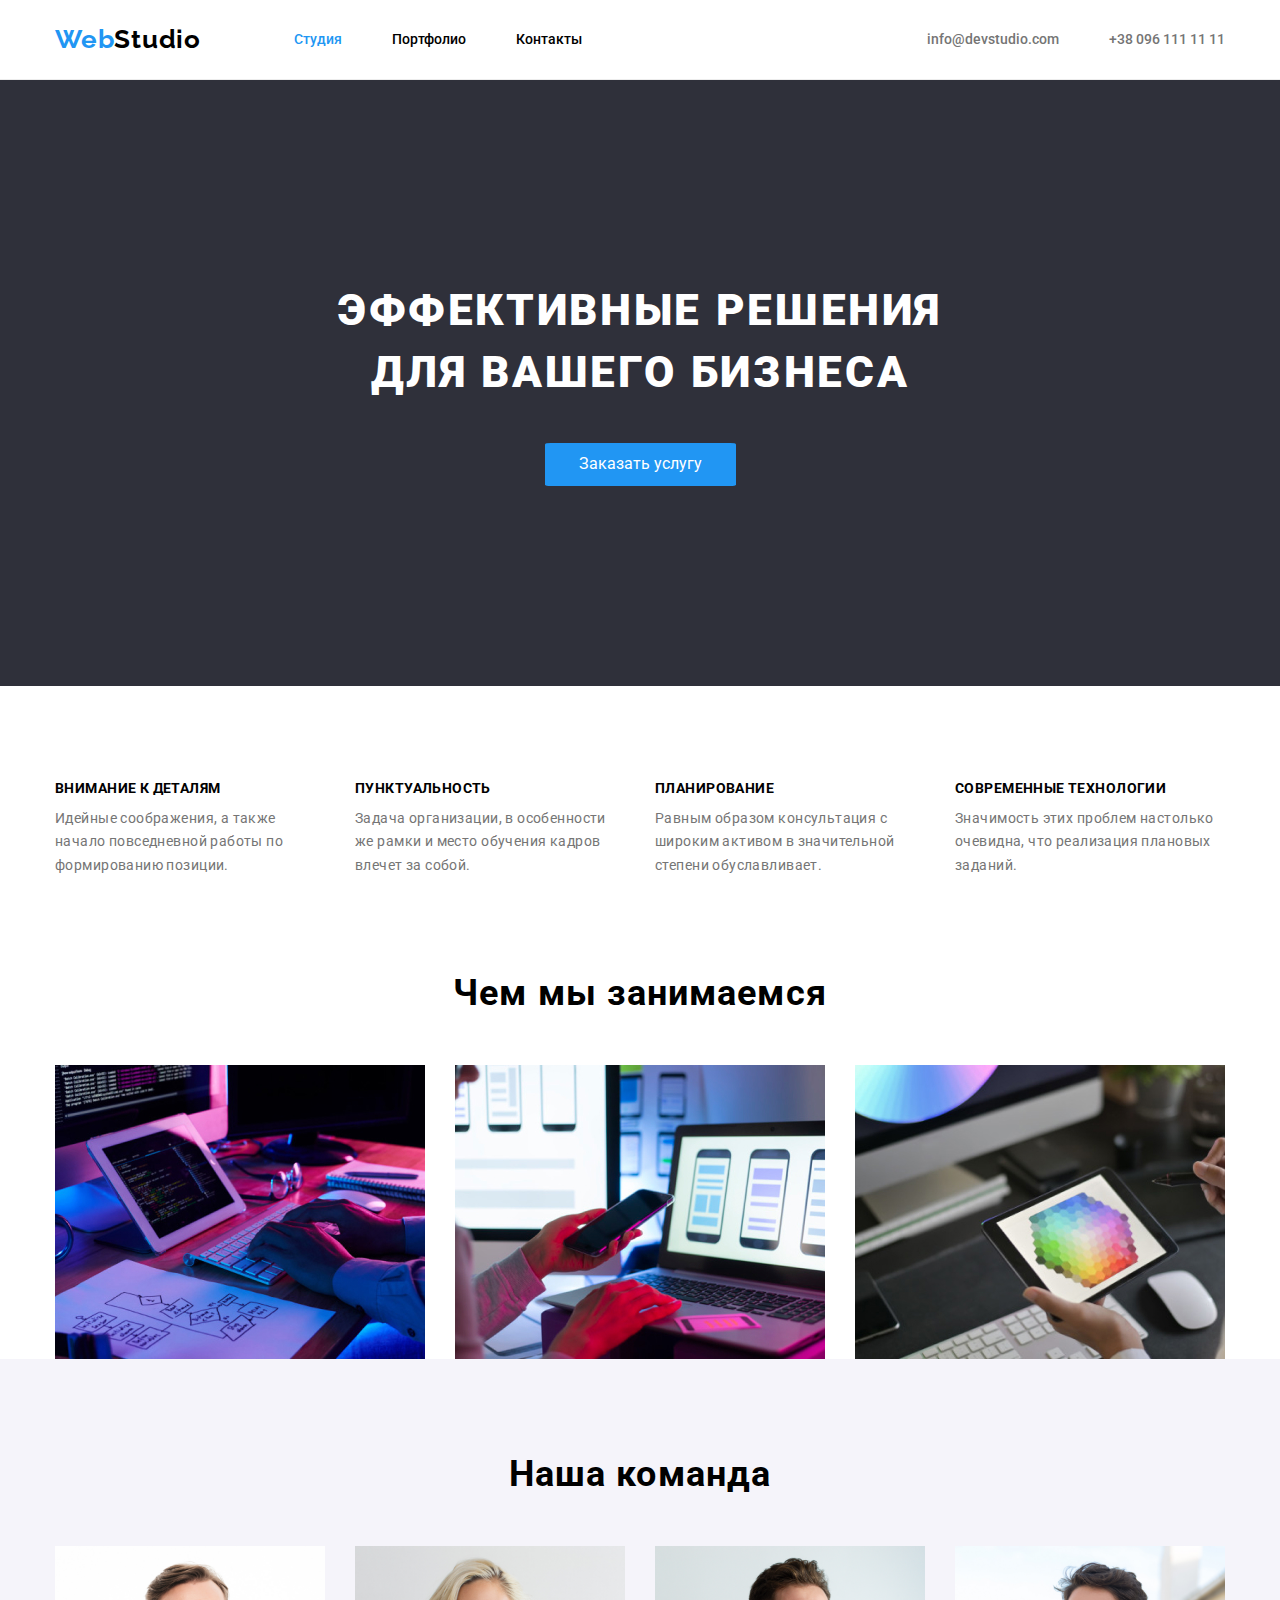
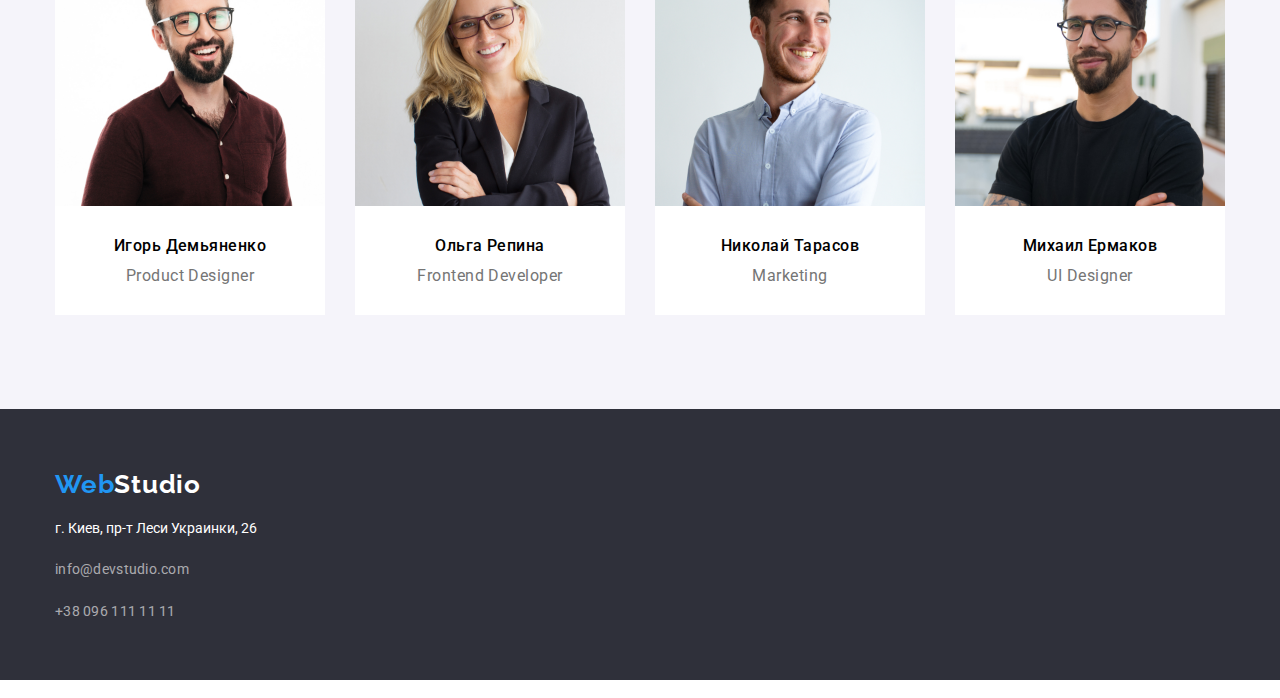
<file: index.html>
<!DOCTYPE html>
<html lang="ru">
  <head>
    <meta charset="UTF-8" />
    <meta http-equiv="X-UA-Compatible" content="IE=edge" />
    <meta name="viewport" content="width=device-width, initial-scale=1.0" />
    <link rel="preconnect" href="https://fonts.gstatic.com" crossorigin />
    <link
      href="https://fonts.googleapis.com/css2?family=Inter:wght@400;500&family=Raleway:wght@700&family=Roboto:wght@400;500;700;900&display=swap"
      rel="stylesheet"
    />
    <link
      rel="stylesheet"
      href="https://cdnjs.cloudflare.com/ajax/libs/modern-normalize/1.1.0/modern-normalize.min.css"
    />
    <link rel="stylesheet" href="css/common.css" />
    <link rel="stylesheet" href="css/main.css" />
    <link rel="preconnect" href="https://fonts.googleapis.com" />
    <title>WebStudio</title>
  </head>
  <body>
    <header class="header">
      <div class="container">
        <a href="#" class="logo"><span>Web</span>Studio</a>

        <nav class="header_menu">
          <ul class="header_menu_list list">
            <li>
              <a href="./index.html" class="header_menu_item menu current">
                Студия</a
              >
            </li>
            <li>
              <a href="./portfolio.html" class="header_menu_item menu"
                >Портфолио</a
              >
            </li>
            <li><a href="#" class="header_menu_item menu"> Контакты</a></li>
          </ul>
        </nav>

        <ul class="header_info_list list">
          <li>
            <a href="mailto:info@devstudio.com" class="info_item text"
              >info@devstudio.com</a
            >
          </li>
          <li>
            <a href="tel:+380961111111" class="info_item text"
              >+38 096 111 11 11</a
            >
          </li>
        </ul>
      </div>
    </header>
    <main>
      <section class="solutions">
        <div class="container">
          <h1 class="solutions_title">
            Эффективные решения<br />для вашего бизнеса
          </h1>
          <button class="solutions_btn btn">Заказать услугу</button>
        </div>
      </section>
      <section class="peculiarities">
        <div class="container">
          <ul class="peculiarities_wrapper list">
            <li class="peculiarities_item">
              <h3 class="peculiarities_item_title">ВНИМАНИЕ К ДЕТАЛЯМ</h3>
              <p class="peculiarities_item_text text">
                Идейные соображения, а также начало повседневной работы по
                формированию позиции.
              </p>
            </li>
            <li class="peculiarities_item">
              <h3 class="peculiarities_item_title">ПУНКТУАЛЬНОСТЬ</h3>
              <p class="peculiarities_item_text text">
                Задача организации, в особенности же рамки и место обучения
                кадров влечет за собой.
              </p>
            </li>
            <li class="peculiarities_item">
              <h3 class="peculiarities_item_title">ПЛАНИРОВАНИЕ</h3>
              <p class="peculiarities_item_text text">
                Равным образом консультация с широким активом в значительной
                степени обуславливает.
              </p>
            </li>
            <li class="peculiarities_item">
              <h3 class="peculiarities_item_title">СОВРЕМЕННЫЕ ТЕХНОЛОГИИ</h3>
              <p class="peculiarities_item_text text">
                Значимость этих проблем настолько очевидна, что реализация
                плановых заданий.
              </p>
            </li>
          </ul>
        </div>
      </section>
      <section class="work">
        <div class="container">
          <h2 class="work_title">Чем мы занимаемся</h2>
          <ul class="work_wrapper list">
            <li class="work_wrapper_item">
              <img
                src="img/work/box-1.jpg"
                alt="write on the keyboard"
                class="work_wrapper_img"
                width="370"
              />
            </li>
            <li class="work_wrapper_item">
              <img
                src="img/work/box-2.jpg"
                alt="phone in hand"
                class="work_wrapper_img"
                width="370"
              />
            </li>
            <li class="work_wrapper_item">
              <img
                src="img/work/box-3.jpg"
                alt="palette"
                class="work_wrapper_img"
                width="370"
              />
            </li>
          </ul>
        </div>
      </section>
      <section class="team">
        <div class="container">
          <h2 class="team_title">Наша команда</h2>
          <ul class="team_wrapper list">
            <li class="team_item">
              <img
                src="img/team/product-designer.jpg"
                alt="Product Designer"
                width="270"
                class="team_item_img"
              />
              <div class="team_item_wrapper">
                <h3 class="team_item_title">Игорь Демьяненко</h3>
                <p class="team_item_text text">Product Designer</p>
              </div>
            </li>
            <li class="team_item">
              <img
                src="img/team/frontend-developer.jpg"
                alt="Frontend Developer"
                width="270"
                class="team_item_img"
              />
              <div class="team_item_wrapper">
                <h3 class="team_item_title">Ольга Репина</h3>
                <p class="team_item_text text">Frontend Developer</p>
              </div>
            </li>
            <li class="team_item">
              <img
                src="img/team/marketing.jpg"
                alt="Marketing"
                width="270"
                class="team_item_img"
              />
              <div class="team_item_wrapper">
                <h3 class="team_item_title">Николай Тарасов</h3>
                <p class="team_item_text text">Marketing</p>
              </div>
            </li>

            <li class="team_item">
              <img
                src="img/team/ui-designer.jpg"
                alt="UI Designer"
                width="270"
                class="team_item_img"
              />
              <div class="team_item_wrapper">
                <h3 class="team_item_title">Михаил Ермаков</h3>
                <p class="team_item_text text">UI Designer</p>
              </div>
            </li>
          </ul>
        </div>
      </section>
    </main>
    <footer>
      <div class="container">
        <a href="#" class="footer_logo"><span>Web</span>Studio</a>

        <address>
          <a
            class="address_item"
            href="https://www.google.com/maps/place/%D0%B1%D1%83%D0%BB.+%D0%9B%D0%B5%D1%81%D0%B8+%D0%A3%D0%BA%D1%80%D0%B0%D0%B8%D0%BD%D0%BA%D0%B8,+26,+%D0%9A%D0%B8%D0%B5%D0%B2,+%D0%A3%D0%BA%D1%80%D0%B0%D0%B8%D0%BD%D0%B0,+02000/@50.4247595,30.5362294,15.82z/data=!4m13!1m7!3m6!1s0x40d4cf0e033ecbe9:0x57a4dffefec77da0!2z0LHRg9C7LiDQm9C10YHQuCDQo9C60YDQsNC40L3QutC4LCAyNiwg0JrQuNC10LIsINCj0LrRgNCw0LjQvdCwLCAwMjAwMA!3b1!8m2!3d50.4265807!4d30.5383858!3m4!1s0x40d4cf0e033ecbe9:0x57a4dffefec77da0!8m2!3d50.4265807!4d30.5383858"
            target="_blank"
            rel="noopener noreferrer"
            >г. Киев, пр-т Леси Украинки, 26
          </a>
          <br />

          <a href="mailto:info@devstudio.com" class="info_item text"
            >info@devstudio.com</a
          ><br />

          <a href="tel:+380961111111" class="info_item text"
            >+38 096 111 11 11</a
          >
        </address>
      </div>
    </footer>
  </body>
</html>
</file>
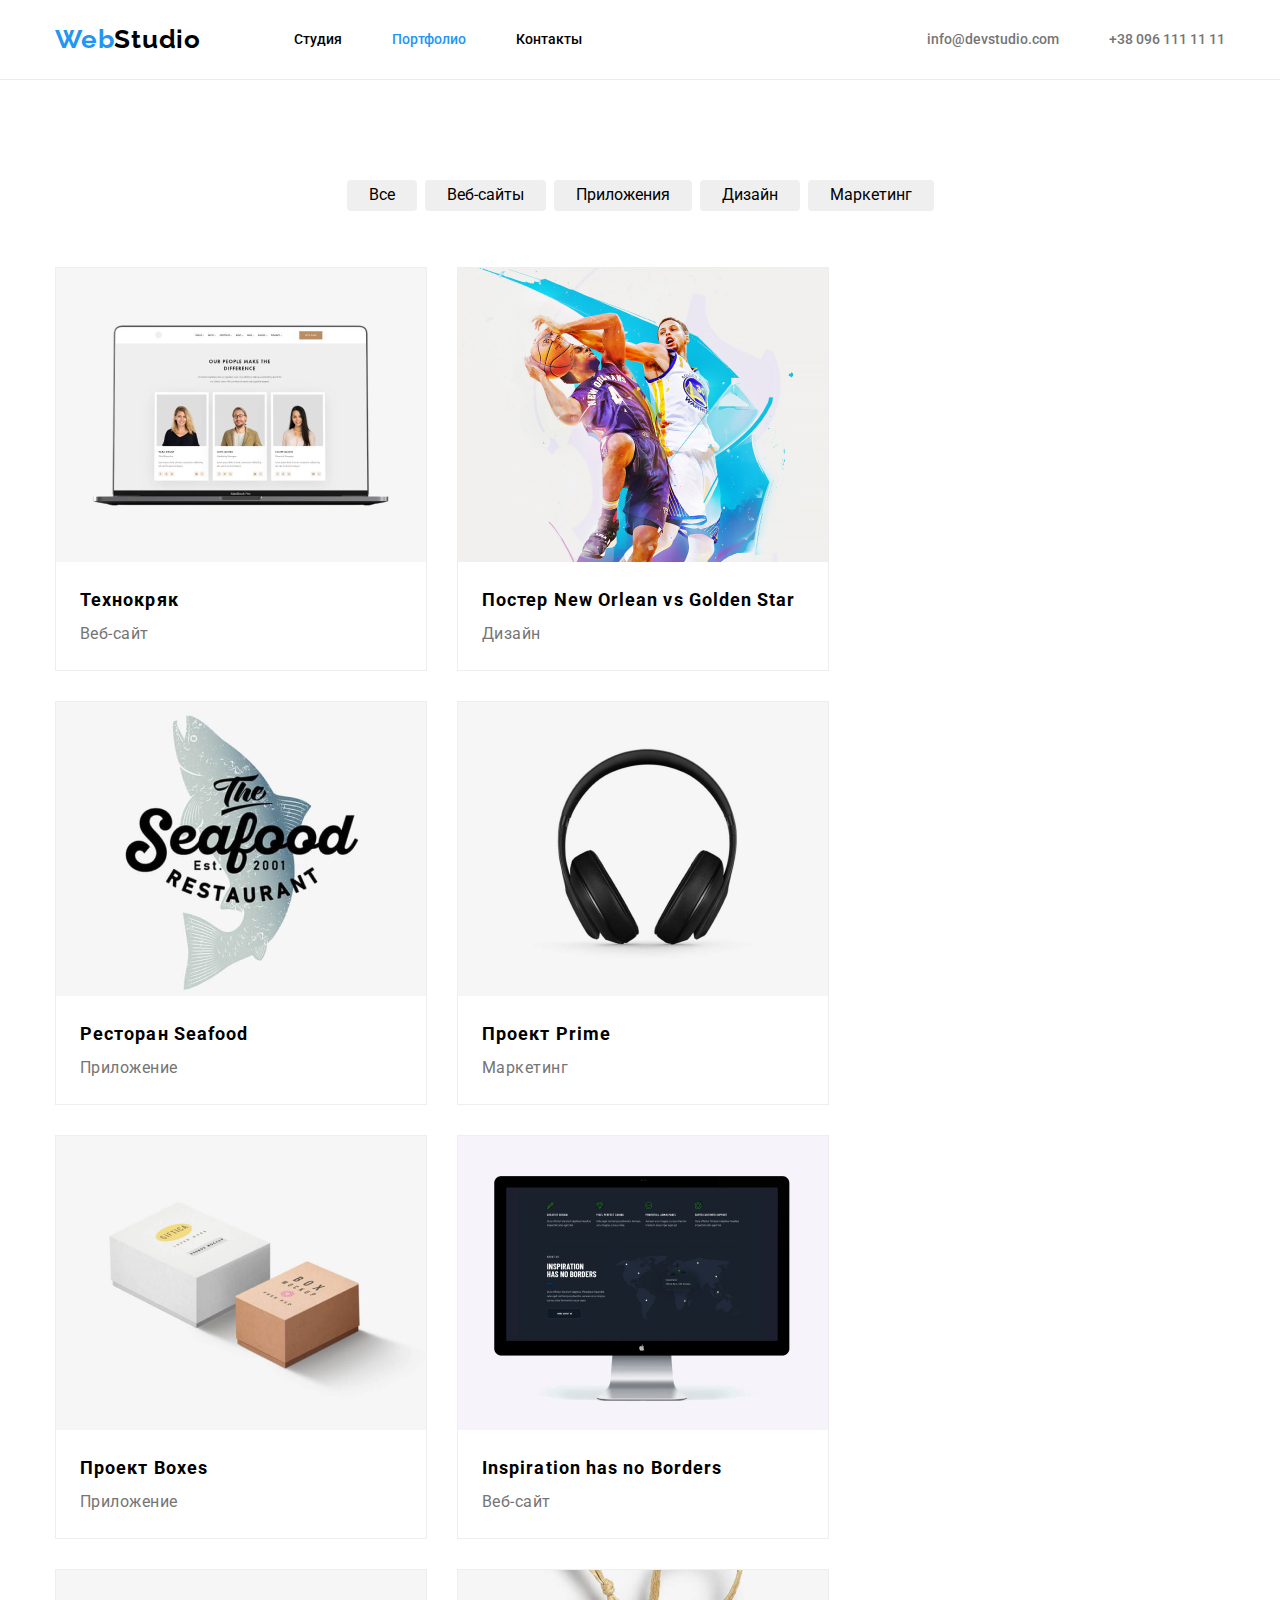
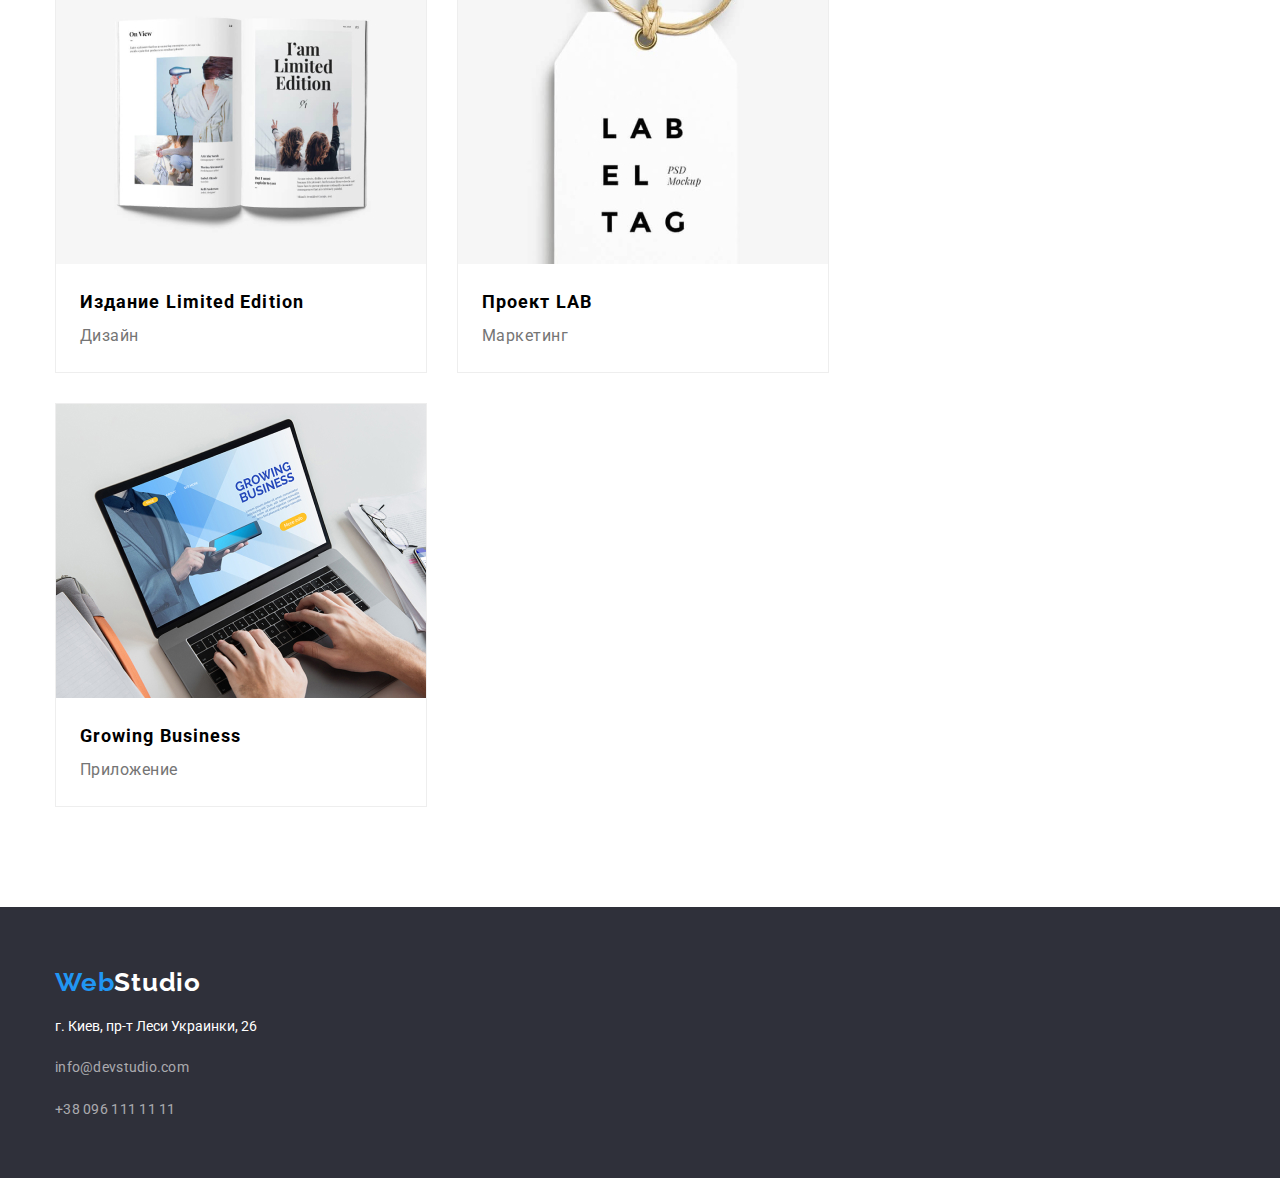
<file: portfolio.html>
<!DOCTYPE html>
<html lang="ru">
  <head>
    <meta charset="UTF-8" />
    <meta http-equiv="X-UA-Compatible" content="IE=edge" />
    <meta name="viewport" content="width=device-width, initial-scale=1.0" />

    <link rel="preconnect" href="https://fonts.gstatic.com" crossorigin />
    <link
      href="https://fonts.googleapis.com/css2?family=Inter:wght@400;500&family=Raleway:wght@700&family=Roboto:wght@400;500;700;900&display=swap"
      rel="stylesheet"
    />
    <link
      rel="stylesheet"
      href="https://cdnjs.cloudflare.com/ajax/libs/modern-normalize/1.1.0/modern-normalize.min.css"
    />
    <link rel="stylesheet" href="css/common.css" />
    <link rel="stylesheet" href="css/portfolio.css" />
    <link rel="preconnect" href="https://fonts.googleapis.com" />
    <title>Portfolio</title>
  </head>
  <body>
    <header>
      <div class="container">
        <a href="#" class="logo"><span>Web</span>Studio</a>

        <nav class="header_menu">
          <ul class="header_menu_list list">
            <li>
              <a href="./index.html" class="header_menu_item menu"> Студия</a>
            </li>
            <li>
              <a href="./portfolio.html" class="header_menu_item menu current"
                >Портфолио</a
              >
            </li>
            <li><a href="#" class="header_menu_item menu"> Контакты</a></li>
          </ul>
        </nav>

        <ul class="header_info_list list">
          <li>
            <a href="mailto:info@devstudio.com" class="info_item text"
              >info@devstudio.com</a
            >
          </li>
          <li>
            <a href="tel:+380961111111" class="info_item text"
              >+38 096 111 11 11</a
            >
          </li>
        </ul>
      </div>
    </header>
    <main>
      <section class="main-bg">
        <div class="container">
          <ul class="main-bg-buttons list">
            <li>
              <button type="button" class="main-bg-btn">Все</button>
            </li>
            <li>
              <button type="button" class="main-bg-btn">Веб-сайты</button>
            </li>
            <li>
              <button type="button" class="main-bg-btn">Приложения</button>
            </li>
            <li>
              <button type="button" class="main-bg-btn">Дизайн</button>
            </li>
            <li>
              <button type="button" class="main-bg-btn">Маркетинг</button>
            </li>
          </ul>

          <ul class="mainbg-wrapper list">
            <li class="mainbg-item">
              <a href="#" class="link">
                <img
                  src="img/portfolio/main-bg/website.jpg"
                  alt="laptop"
                  class="mainbg-item-img"
                  width="370"
                />
                <div class="main-item-desribe">
                  <h3 class="mainbg-item-title">Технокряк</h3>
                  <p class="mainbg-item-text text text">Веб-сайт</p>
                </div>
              </a>
            </li>
            <li class="mainbg-item">
              <a href="#" class="link">
                <img
                  src="img/portfolio/main-bg/players.jpg"
                  alt="basketball"
                  class="mainbg-item-img"
                  width="370"
                />
                <div class="main-item-desribe">
                  <h3 class="mainbg-item-title">
                    Постер New Orlean vs Golden Star
                  </h3>
                  <p class="mainbg-item-text text">Дизайн</p>
                </div>
              </a>
            </li>
            <li class="mainbg-item">
              <a href="#" class="link">
                <img
                  src="img/portfolio/main-bg/fish.jpg"
                  alt="fish"
                  class="mainbg-item-img"
                  width="370"
                />
                <div class="main-item-desribe">
                  <h3 class="mainbg-item-title">Ресторан Seafood</h3>
                  <p class="mainbg-item-text text">Приложение</p>
                </div>
              </a>
            </li>
            <li class="mainbg-item">
              <a href="#" class="link">
                <img
                  src="img/portfolio/main-bg/headphones.jpg"
                  alt="headphones"
                  class="mainbg-item-img"
                  width="370"
                />
                <div class="main-item-desribe">
                  <h3 class="mainbg-item-title">Проект Prime</h3>
                  <p class="mainbg-item-text text">Маркетинг</p>
                </div>
              </a>
            </li>
            <li class="mainbg-item">
              <a href="#" class="link">
                <img
                  src="img/portfolio/main-bg/boxes.jpg"
                  alt="boxes"
                  class="mainbg-item-img"
                  width="370"
                />
                <div class="main-item-desribe">
                  <h3 class="mainbg-item-title">Проект Boxes</h3>
                  <p class="mainbg-item-text text">Приложение</p>
                </div>
              </a>
            </li>
            <li class="mainbg-item">
              <a href="#" class="link">
                <img
                  src="img/portfolio/main-bg/pc-screen.jpg"
                  alt="computer"
                  class="mainbg-item-img"
                  width="370"
                />
                <div class="main-item-desribe">
                  <h3 class="mainbg-item-title">Inspiration has no Borders</h3>
                  <p class="mainbg-item-text text">Веб-сайт</p>
                </div>
              </a>
            </li>
            <li class="mainbg-item">
              <a href="#" class="link">
                <img
                  src="img/portfolio/main-bg/book.jpg"
                  alt="book"
                  class="mainbg-item-img"
                  width="370"
                />
                <div class="main-item-desribe">
                  <h3 class="mainbg-item-title">Издание Limited Edition</h3>
                  <p class="mainbg-item-text text">Дизайн</p>
                </div>
              </a>
            </li>
            <li class="mainbg-item">
              <a href="#" class="link">
                <img
                  src="img/portfolio/main-bg/marketing.jpg"
                  alt="marketing"
                  class="mainbg-item-img"
                  width="370"
                />
                <div class="main-item-desribe">
                  <h3 class="mainbg-item-title">Проект LAB</h3>
                  <p class="mainbg-item-text text">Маркетинг</p>
                </div>
              </a>
            </li>
            <li class="mainbg-item">
              <a href="#" class="link">
                <img
                  src="img/portfolio/main-bg/laptop-screen.jpg"
                  alt="laptop"
                  class="mainbg-item-img"
                  width="370"
                />
                <div class="main-item-desribe">
                  <h3 class="mainbg-item-title">Growing Business</h3>
                  <p class="mainbg-item-text text">Приложение</p>
                </div>
              </a>
            </li>
          </ul>
        </div>
      </section>
    </main>
    <footer>
      <div class="container">
        <a href="#" class="footer_logo"><span>Web</span>Studio</a>

        <address>
          <a
            class="address_item"
            href="https://www.google.com/maps/place/%D0%B1%D1%83%D0%BB.+%D0%9B%D0%B5%D1%81%D0%B8+%D0%A3%D0%BA%D1%80%D0%B0%D0%B8%D0%BD%D0%BA%D0%B8,+26,+%D0%9A%D0%B8%D0%B5%D0%B2,+%D0%A3%D0%BA%D1%80%D0%B0%D0%B8%D0%BD%D0%B0,+02000/@50.4247595,30.5362294,15.82z/data=!4m13!1m7!3m6!1s0x40d4cf0e033ecbe9:0x57a4dffefec77da0!2z0LHRg9C7LiDQm9C10YHQuCDQo9C60YDQsNC40L3QutC4LCAyNiwg0JrQuNC10LIsINCj0LrRgNCw0LjQvdCwLCAwMjAwMA!3b1!8m2!3d50.4265807!4d30.5383858!3m4!1s0x40d4cf0e033ecbe9:0x57a4dffefec77da0!8m2!3d50.4265807!4d30.5383858"
            target="_blank"
            rel="noopener noreferrer"
            >г. Киев, пр-т Леси Украинки, 26
          </a>
          <br />

          <a href="mailto:info@devstudio.com" class="info_item text"
            >info@devstudio.com</a
          ><br />

          <a href="tel:+380961111111" class="info_item text"
            >+38 096 111 11 11</a
          >
        </address>
      </div>
    </footer>
  </body>
</html>
</file>
<file: css/common.css>
:root {
  --title-color: #000;
  --text-color: #757575;
  --primary-bg-color: #fff;
  --background-team-color: #f5f4fa;
  --accent-color: #2196f3;
}

h1,
h2,
h3,
p {
  margin: 0;
}

body {
  margin: 0;
  font-family: "Roboto";
}

.container {
  width: 1200px;
  margin: 0 auto;
  padding: 0 15px;
}

img {
  display: block;
}

.title {
  color: var(--title-color);
}

.text {
  color: var(--text-color);
  text-decoration: none;
}

.list {
  list-style: none;
  text-decoration: none;
  cursor: pointer;
  margin: 0;
  padding: 0;
}

.logo,
.link,
.menu {
  text-decoration: none;
  cursor: pointer;
}

.btn {
  background-color: var(--accent-color);
  color: var(--primary-bg-color);
  border-color: transparent;
  padding: 10px 32px;
  border-radius: 3%;
  display: block;
  margin: 0 auto;
  cursor: pointer;
}

.btn:hover,
.btn:focus {
  background-color: #188ce8;
  color: var(--primary-bg-color);
}

.header_menu_item:hover,
.header_menu_item:focus,
.info_item:hover,
.info_item:focus {
  color: var(--accent-color);
}

header {
  border-bottom: 1px solid #ececec;
}

.header_menu .current {
  color: var(--accent-color);
}

.logo {
  font-family: "raleway";
  color: var(--title-color);
  font-size: 26px;
  font-weight: 700;
  line-height: 1.2;
  letter-spacing: 0.03em;
  margin-right: 93px;
  padding: 24px 0;
}

.logo span {
  color: var(--accent-color);
}

header .container {
  display: flex;
  align-items: center;
}

.header_menu_list {
  display: flex;
  gap: 50px;
}

.header_menu_item {
  font-size: 14px;
  font-weight: 500;
  color: var(--title-color);
}

.header_info_list {
  display: flex;
  gap: 50px;
  margin-left: auto;
}

.header_menu_item {
  padding: 32px 0;
}

.info_item {
  font-size: 14px;
  font-weight: 500;
}

footer {
  padding: 60px 0;
  background-color: #2f303a;
  display: block;
}

.footer_logo {
  color: var(--primary-bg-color);
  font-family: "raleway";
  text-decoration: none;
  font-size: 26px;
  font-weight: 700;
  line-height: 1.2;
  letter-spacing: 0.03em;
  display: block;
}
.footer_logo span {
  color: var(--accent-color);
}

address {
  font-style: normal;
  font-size: 14px;
  margin-top: 20px;
}

.address_item {
  text-decoration: none;
  color: var(--primary-bg-color);
  display: block;
}

footer .info_item {
  color: rgba(255, 255, 255, 0.6);
  line-height: 1.2;
  letter-spacing: 0.02em;
  font-weight: 400;
  display: block;
  margin-top: 9px;
}
</file>
<file: css/main.css>
.solutions {
  background-color: #2f303a;
  padding: 200px 0;
}

.solutions_title {
  font-size: 44px;
  font-weight: 900;
  text-align: center;
  color: var(--primary-bg-color);
  text-align: center;
  line-height: 1.4;
  letter-spacing: 0.06em;
  text-transform: uppercase;
  margin-bottom: 40px;
}

.peculiarities {
  padding: 94px 0;
}

.peculiarities_wrapper {
  display: flex;
  gap: 30px;
}

.peculiarities_item {
  width: 270px;
}

.peculiarities_item_title {
  font-size: 14px;
  font-weight: 700;
  line-height: 1.2;
  letter-spacing: 0.03em;
  margin-bottom: 10px;
}

.peculiarities_item_text {
  font-size: 14px;
  font-weight: 400;
  line-height: 1.7;
  letter-spacing: 0.03em;
}

.work_title {
  font-size: 36px;
  font-weight: 700;
  text-align: center;
  line-height: 1.2;
  letter-spacing: 0.03em;
}

.work_wrapper {
  display: flex;
  gap: 30px;
  margin-top: 50px;
}

.work_wrapper_item {
  display: block;
}

.team {
  padding: 94px 0;
  background-color: var(--background-team-color);
}

.team_title {
  font-size: 36px;
  font-weight: 700;
  text-align: center;
  line-height: 1.2;
  letter-spacing: 0.03em;
}

.team_wrapper {
  display: flex;
  gap: 30px;
  margin-top: 50px;
}

.team_item {
  background-color: var(--primary-bg-color);
  text-align: center;
  width: 270px;
}

.team_item_wrapper {
  padding: 30px 0;
}

.team_item_title {
  font-weight: 500;
  font-size: 16px;
  line-height: 1.2;
  letter-spacing: 0.03em;
}

.team_item_text {
  font-weight: 400;
  font-size: 16px;
  line-height: 1.2;
  letter-spacing: 0.03em;
  margin-top: 10px;
}

.team img {
  display: block;
}
</file>
<file: css/portfolio.css>
.main-bg {
  padding: 100px 0;
}

.main-bg-buttons {
  display: flex;
  gap: 8px;
  justify-content: center;
}

.main-bg-btn {
  padding: 6px 22px;
  border: none;
  border-radius: 4px;
}
.main-bg-btn:hover,
.main-bg-btn:focus {
  background-color: #188ce8;
  color: var(--primary-bg-color);
  box-shadow: 0px 3px 1px rgba(0, 0, 0, 0.1), 0px 1px 2px rgba(0, 0, 0, 0.08),
    0px 2px 2px rgba(0, 0, 0, 0.12);
}

.mainbg-wrapper {
  display: flex;
  flex-wrap: wrap;
  gap: 30px;
  margin-top: 56px;
}

.mainbg-item {
  border: 1px solid #eeeeee;
}
.mainbg-item-title {
  font-weight: 700;
  font-size: 18px;
  line-height: 2;
  letter-spacing: 0.06em;
  margin: 0;
}

.mainbg-item-text {
  font-weight: 400;
  font-size: 16px;
  line-height: 2;
  letter-spacing: 0.03em;
  margin: 0;
}
.mainbg-item-title {
  color: var(--title-color);
}

.mainbg-item {
  min-width: 370px;
  min-height: 404px;
}

.mainbg-item-img {
  display: block;
}

.main-item-desribe {
  padding: 20px 24px;
}
</file>
